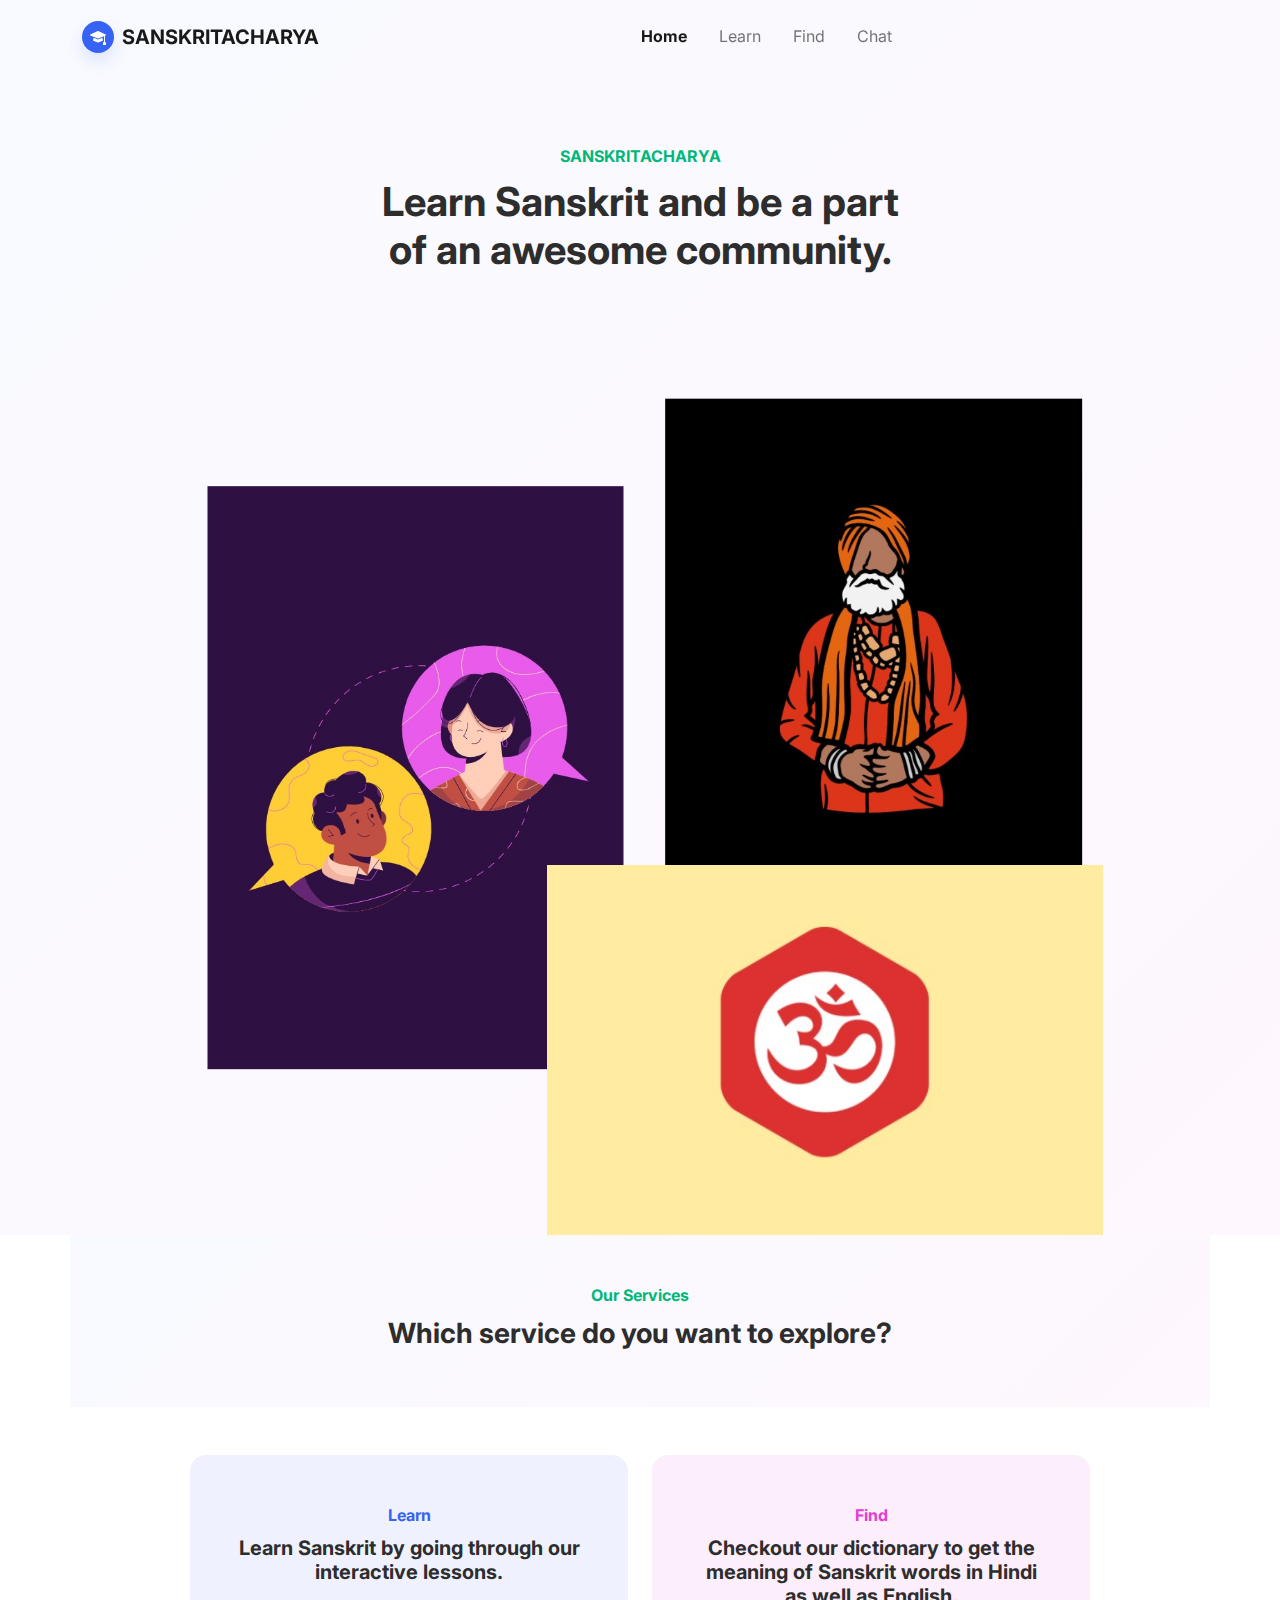
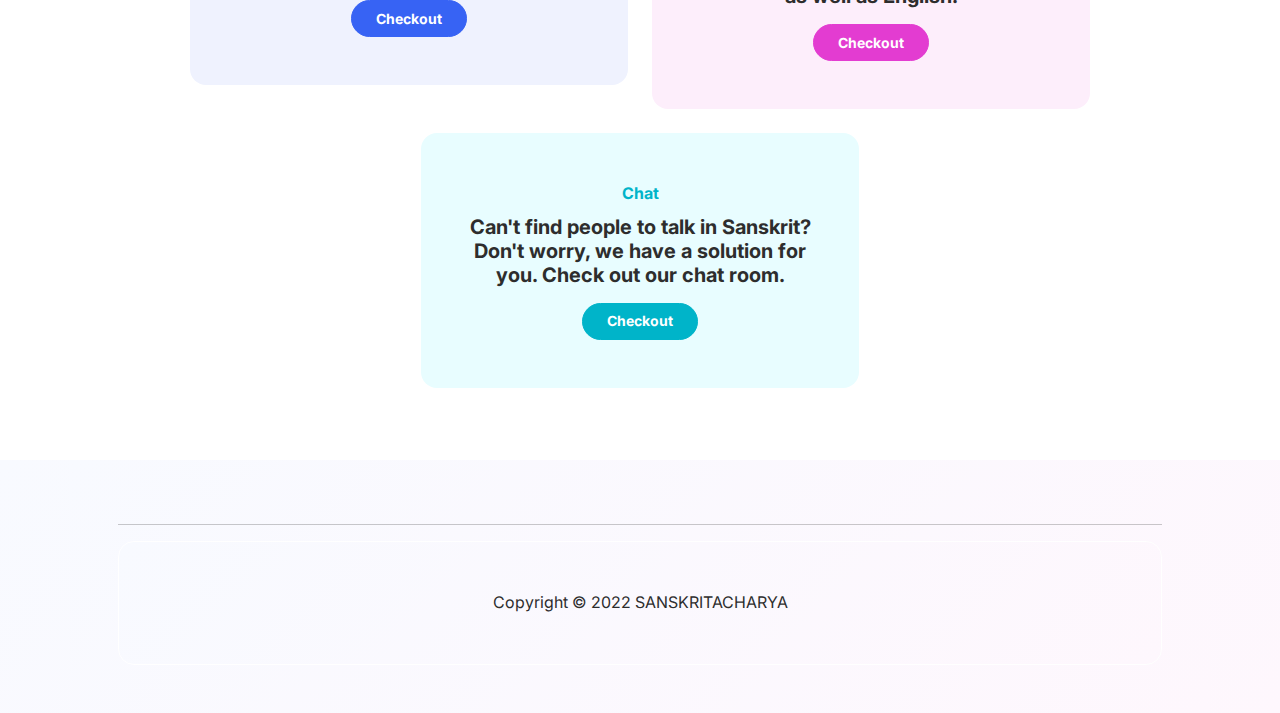
<file: index.html>
<!DOCTYPE html><html lang="en">
  <head>
  <meta charset="utf-8">
  <meta name="viewport" content="width=device-width, initial-scale=1.0, shrink-to-fit=no">
  <title>SANSKRITACHARYA</title>
  <link rel="stylesheet" href="bootstrap.min.css">
  <link rel="stylesheet" href="https://fonts.googleapis.com/css?family=Inter:300italic,400italic,600italic,700italic,800italic,400,300,600,700,800&amp;display=swap">
  <link rel="stylesheet" href="https://cdnjs.cloudflare.com/ajax/libs/animate.css/3.5.2/animate.min.css">
  <link rel="icon" type="image/x-icon" href="favicon.png">
</head>
<body style="/*background: url(&quot;design.jpg&quot;);*/background-position: 0 -60px;">
  <nav class="navbar navbar-light navbar-expand-md fixed-top pulse animated navbar-shrink py-3" id="mainNav">
    <div class="container">
      <a class="navbar-brand d-flex align-items-center" href="/">
        <span class="bs-icon-sm bs-icon-circle bs-icon-primary shadow d-flex justify-content-center align-items-center me-2 bs-icon">
          <svg xmlns="http://www.w3.org/2000/svg" width="1em" height="1em" fill="currentColor" viewBox="0 0 16 16" class="bi bi-mortarboard-fill">
  <path fill-rule="evenodd" d="M8.211 2.047a.5.5 0 0 0-.422 0l-7.5 3.5a.5.5 0 0 0 .025.917l7.5 3a.5.5 0 0 0 .372 0L14 7.14V13a1 1 0 0 0-1 1v2h3v-2a1 1 0 0 0-1-1V6.739l.686-.275a.5.5 0 0 0 .025-.917l-7.5-3.5Z"></path>
  <path fill-rule="evenodd" d="M4.176 9.032a.5.5 0 0 0-.656.327l-.5 1.7a.5.5 0 0 0 .294.605l4.5 1.8a.5.5 0 0 0 .372 0l4.5-1.8a.5.5 0 0 0 .294-.605l-.5-1.7a.5.5 0 0 0-.656-.327L8 10.466 4.176 9.032Z"></path>
</svg>
</span>
<span>SANSKRITACHARYA</span>
</a>
<button data-bs-toggle="collapse"class="navbar-toggler"data-bs-target="#navcol-1">
  <span class="visually-hidden">
  Toggle navigation
</span>
<span class="navbar-toggler-icon">
</span></button>
<div class="collapse navbar-collapse" id="navcol-1"><ul class="navbar-nav mx-auto">
  <li class="nav-item">
    <a class="nav-link active" href="#">Home</a>
  </li>
  <li class="nav-item"><a class="nav-link" href="https://sanskritacharya.github.io/SANSKRITACHARYA/learn.html">Learn</a>
  </li>
  <li class="nav-item"><a class="nav-link" href="https://sanskritacharya.github.io/SANSKRITACHARYA/find.html">Find</a>
  </li>
  <li class="nav-item"><a class="nav-link" href="https://sanskritacharya.github.io/SANSKRITACHARYA/chat.html">Chat</a>
  </li>
  <li class="nav-item"></li>
</ul>
</div>
</div>
</nav>
<header class="bg-primary-gradient pt-5">
  <div class="container pt-4 pt-xl-5">
    <div class="row pulse animated pt-5">
      <div class="col-md-8 col-xl-6 text-center text-md-start mx-auto">
        <div class="text-center flash animated">
          <p class="fw-bold text-success mb-2">SANSKRITACHARYA</p>
          <h1 class="fw-bold">Learn Sanskrit and be a part of an awesome community.</h1></div></div>
          <div class="col-12 col-lg-10 mx-auto">
            <div class="position-relative" style="display: flex;flex-wrap: wrap;justify-content: flex-end;">
              <div style="position: relative;flex: 0 0 45%;transform: translate3d(-15%, 35%, 0);">
        <img class="img-fluid" src="communication people.jpeg" data-bss-parallax="" data-bss-parallax-speed="0.8">
      </div>
       <div style="position: relative;flex: 0 0 45%;transform: translate3d(-5%, 20%, 0);">
       <img class="img-fluid" src="uncle ji.jpeg" data-bss-parallax="" data-bss-parallax-speed="0.4"></div>
       <div style="position: relative;flex: 0 0 60%;transform: translate3d(0, 0%, 0);">
      <img class="img-fluid" src="oom.jpeg" data-bss-parallax="" data-bss-parallax-speed="0.25">
    </div></div></div></div></div>
  </header>
  <section>
    <div class="container bg-primary-gradient py-5">
      <div class="row"><div class="col-md-8 col-xl-6 text-center mx-auto">
        <p class="fw-bold text-success mb-2">Our Services</p>
        <h3 class="fw-bold">Which service do you want to explore?</h3>
      </div>
    </div>
    </div>
    </section><section><div class="container py-5">
    <div class="mx-auto" style="max-width: 900px;">
   <div class="row row-cols-1 row-cols-md-2 d-flex justify-content-center">
   <div class="col mb-4">
    <div class="card bg-primary-light">
   <div class="card-body text-center px-4 py-5 px-md-5" data-bss-hover-animate="bounce">
    <p class="fw-bold text-primary card-text mb-2">Learn</p>
   <h5 class="fw-bold card-title mb-3">Learn Sanskrit by going through our interactive lessons.</h5>
     <a href="https://sanskritacharya.github.io/SANSKRITACHARYA/learn.html"><button class="btn btn-primary btn-sm" type="button">Checkout</button></a>
    </div>
  </div>
</div>
<div class="col mb-4">
  <div class="card bg-secondary-light">
    <div class="card-body text-center px-4 py-5 px-md-5" data-bss-hover-animate="bounce">
      <p class="fw-bold text-secondary card-text mb-2">Find</p>
      <h5 class="fw-bold card-title mb-3">Checkout our dictionary to get the meaning of Sanskrit words in Hindi as well as English.</h5>
    <a href="https://sanskritacharya.github.io/SANSKRITACHARYA/find.html">  <button class="btn btn-secondary btn-sm" type="button">Checkout

      </button> </a>
    </div>
  </div>
</div>
<div class="col mb-4">
  <div class="card bg-info-light">
    <div class="card-body text-center px-4 py-5 px-md-5" data-bss-hover-animate="bounce">
      <p class="fw-bold text-info card-text mb-2">Chat</p>
      <h5 class="fw-bold card-title mb-3">Can't find people to talk in Sanskrit? Don't worry, we have a solution for you. Check out our chat room.</h5>
     <a href= "https://sanskritacharya.github.io/SANSKRITACHARYA/chat.html"> <button class="btn btn-info btn-sm" type="button">Checkout</button></a>
    </div></div>
  </div></div>
</div></div>
</section>
<footer class="bg-primary-gradient">
  <div class="container bg-primary-gradient p-4 p-lg-5"><hr>
    <div class="border rounded border-white d-flex flex-column justify-content-between align-items-center flex-lg-row bg-primary-gradient p-4 p-lg-5">
      <div class="text-center text-lg-start py-3 py-lg-1"></div>
      <p data-bss-hover-animate="bounce" class="mb-0">Copyright © 2022 SANSKRITACHARYA</p>
      <div class="text-muted d-flex justify-content-between align-items-center pt-3">
        <ul class="list-inline mb-0"></ul>
      </div></div></div>
    </footer>
    <script src="jquery.min.js"></script><script src="bootstrap.min.js"></script>
    <script src="script.min.js"></script>
  </body>
  </html>
</file>
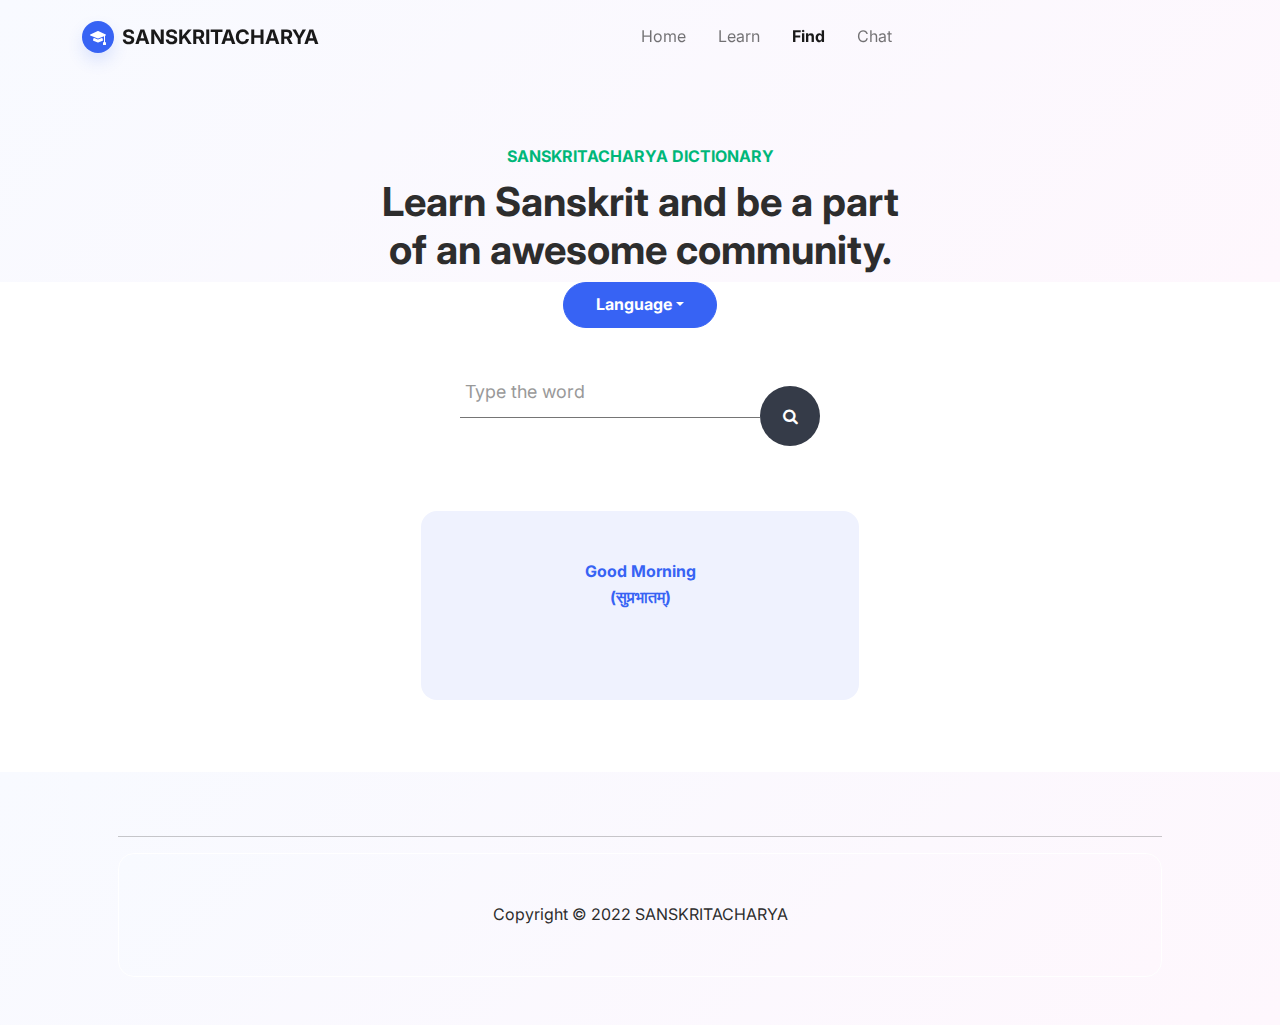
<file: find.html>
<!DOCTYPE html>
<html lang="en">
<head>
 <meta charset="utf-8">
 <meta name="viewport" content="width=device-width, initial-scale=1.0, shrink-to-fit=no">
 <title>SANSKRITACHARYA</title>
 <link rel="stylesheet" href="bootstrap.min.css">
 <link rel="stylesheet" href="https://fonts.googleapis.com/css?family=Inter:300italic,400italic,600italic,700italic,800italic,400,300,600,700,800&amp;display=swap">
 <link rel="stylesheet" href="https://maxcdn.bootstrapcdn.com/font-awesome/4.4.0/css/font-awesome.min.css">
 <link rel="stylesheet" href="styles.min.css">
 <link rel="stylesheet" href="https://cdnjs.cloudflare.com/ajax/libs/animate.css/3.5.2/animate.min.css">
  <link rel="icon" type="image/x-icon" href="favicon.png">
 <style>
   .search{
     margin-top: 40px;
   }
 </style>
</head>
<body>
  <body style="/*background: url(&quot;design.jpg&quot;);*/background-position: 0 -60px;">
    <nav class="navbar navbar-light navbar-expand-md fixed-top pulse animated navbar-shrink py-3" id="mainNav">
      <div class="container">
        <a class="navbar-brand d-flex align-items-center" href="/">
          <span class="bs-icon-sm bs-icon-circle bs-icon-primary shadow d-flex justify-content-center align-items-center me-2 bs-icon">
            <svg xmlns="http://www.w3.org/2000/svg" width="1em" height="1em" fill="currentColor" viewBox="0 0 16 16" class="bi bi-mortarboard-fill">
    <path fill-rule="evenodd" d="M8.211 2.047a.5.5 0 0 0-.422 0l-7.5 3.5a.5.5 0 0 0 .025.917l7.5 3a.5.5 0 0 0 .372 0L14 7.14V13a1 1 0 0 0-1 1v2h3v-2a1 1 0 0 0-1-1V6.739l.686-.275a.5.5 0 0 0 .025-.917l-7.5-3.5Z"></path>
    <path fill-rule="evenodd" d="M4.176 9.032a.5.5 0 0 0-.656.327l-.5 1.7a.5.5 0 0 0 .294.605l4.5 1.8a.5.5 0 0 0 .372 0l4.5-1.8a.5.5 0 0 0 .294-.605l-.5-1.7a.5.5 0 0 0-.656-.327L8 10.466 4.176 9.032Z"></path>
  </svg>
  </span>
  <span>SANSKRITACHARYA</span>
  </a>
  <button data-bs-toggle="collapse"class="navbar-toggler"data-bs-target="#navcol-1">
    <span class="visually-hidden">
    Toggle navigation
  </span>
  <span class="navbar-toggler-icon">
  </span></button>
  <div class="collapse navbar-collapse" id="navcol-1"><ul class="navbar-nav mx-auto">
    <li class="nav-item">
      <a class="nav-link" href="https://sanskritacharya.github.io/SANSKRITACHARYA/index.html">Home</a>
    </li>
    <li class="nav-item"><a class="nav-link" href="https://sanskritacharya.github.io/SANSKRITACHARYA/learn.html">Learn</a>
    </li>
    <li class="nav-item"><a class="nav-link active" href="#">Find</a>
    </li>
    <li class="nav-item"><a class="nav-link" href="https://sanskritacharya.github.io/SANSKRITACHARYA/chat.html">Chat</a>
    </li>
    <li class="nav-item"></li>
  </ul>
  </div>
  </div>
  </nav>
  <header class="bg-primary-gradient pt-5">
    <div class="container pt-4 pt-xl-5">
      <div class="row pulse animated pt-5">
        <div class="col-md-8 col-xl-6 text-center text-md-start mx-auto">
          <div class="text-center flash animated">
            <p class="fw-bold text-success mb-2">SANSKRITACHARYA DICTIONARY</p>
            <h1 class="fw-bold">Learn Sanskrit and be a part of an awesome community.</h1></div></div>
            </div>
            </div>
            </header>
  <div class="dropdown d-flex d-sm-flex d-md-flex d-lg-flex justify-content-center align-items-center justify-content-sm-center justify-content-md-center align-items-md-center justify-content-lg-center align-items-lg-center"><button class="btn btn-primary dropdown-toggle" aria-expanded="false" data-bs-toggle="dropdown" type="button">Language</button><div class="dropdown-menu"><a class="dropdown-item" href="#">Hindi to Sanskrit</a><a class="dropdown-item" href="#">English to Sanskrit</a></div></div>
  <div class="d-flex justify-content-center justify-content-sm-center justify-content-md-center h-120 search">
  <div class="group"> 
    
    <input type="text" required>
    <span class="highlight"></span>
    <span class="bar"></span>
    <label>Type the word
    </label>
    
</div>

  <div class="searchbar"><a class="search_icon" href="#"><i class="fa fa-search"></i></a></div></div></div>
  <section>
    <div class="container py-4 py-xl-5">
    <div class="mx-auto" style="max-width: 900px;">
      <div class="row row-cols-1 row-cols-md-2 d-flex justify-content-center">
      <div class="col mb-4"><div class="card bg-primary-light">
      <div class="card-body text-center px-4 py-5 px-md-5">
      <p class="fw-bold text-primary card-text mb-2">Good Morning<br>(सुप्रभातम्)<br><br></p>
      <h5 class="fw-bold card-title mb-3"></h5></div></div></div></div></div></div>
     </section>
     <footer class="bg-primary-gradient">
      <div class="container bg-primary-gradient p-4 p-lg-5"><hr>
        <div class="border rounded border-white d-flex flex-column justify-content-between align-items-center flex-lg-row bg-primary-gradient p-4 p-lg-5">
          <div class="text-center text-lg-start py-3 py-lg-1"></div>
          <p data-bss-hover-animate="bounce" class="mb-0">Copyright © 2022 SANSKRITACHARYA</p>
          <div class="text-muted d-flex justify-content-between align-items-center pt-3">
            <ul class="list-inline mb-0"></ul>
          </div></div></div>
        </footer>
        <script src="jquery.min.js"></script><script src="bootstrap.min.js"></script>
        <script src="script.min.js"></script>
      </body>
      </html>
</file>
<file: styles.min.css>
.group{position:relative;margin-bottom:45px}input{font-size:18px;padding:10px 10px 10px 5px;display:block;width:300px;border:none;border-bottom:1px solid #757575}input:focus{outline:0}label{color:#999;font-size:18px;font-weight:400;position:absolute;pointer-events:none;left:5px;top:10px;transition:.2s}input:focus~label,input:valid~label{top:-20px;font-size:14px;color:#5264ae}.bar{position:relative;display:block;width:300px}.bar:after,.bar:before{content:'';height:2px;width:0;bottom:1px;position:absolute;background:#5264ae;transition:.2s}.bar:before{left:50%}.bar:after{right:50%}input:focus~.bar:after,input:focus~.bar:before{width:50%}.highlight{position:absolute;height:60%;width:100px;top:25%;left:0;pointer-events:none;opacity:.5}input:focus~.highlight{animation:.3s inputHighlighter}.searchbar{margin-bottom:auto;margin-top:auto;height:60px;background-color:#353b48;border-radius:30px;padding:10px}.search_input{color:#fff;border:0;outline:0;background:0 0;width:0;caret-color:transparent;line-height:40px;transition:width .4s linear}.searchbar:hover>.search_input{padding:0 10px;width:450px;caret-color:red;transition:width .4s linear}.searchbar:hover>.search_icon{background:#fff;color:#e74c3c}.search_icon{height:40px;width:40px;float:right;display:flex;justify-content:center;align-items:center;border-radius:50%;color:#fff;text-decoration:none}.megamenu{position:static}.megamenu .dropdown-menu{background:0 0;border:none;width:100%;border-radius:0}@media (min-width:992px){.animate{animation-duration:.3s;-webkit-animation-duration:.3s;animation-fill-mode:both;-webkit-animation-fill-mode:both}}@keyframes slideIn{100%{transform:translateY(0);opacity:1}0%{transform:translateY(1rem);opacity:0}}.slideIn{-webkit-animation-name:slideIn;animation-name:slideIn}.form-control-borderless{border:none}.form-control-borderless:active,.form-control-borderless:focus,.form-control-borderless:hover{border:none;outline:0;box-shadow:none}
</file>
